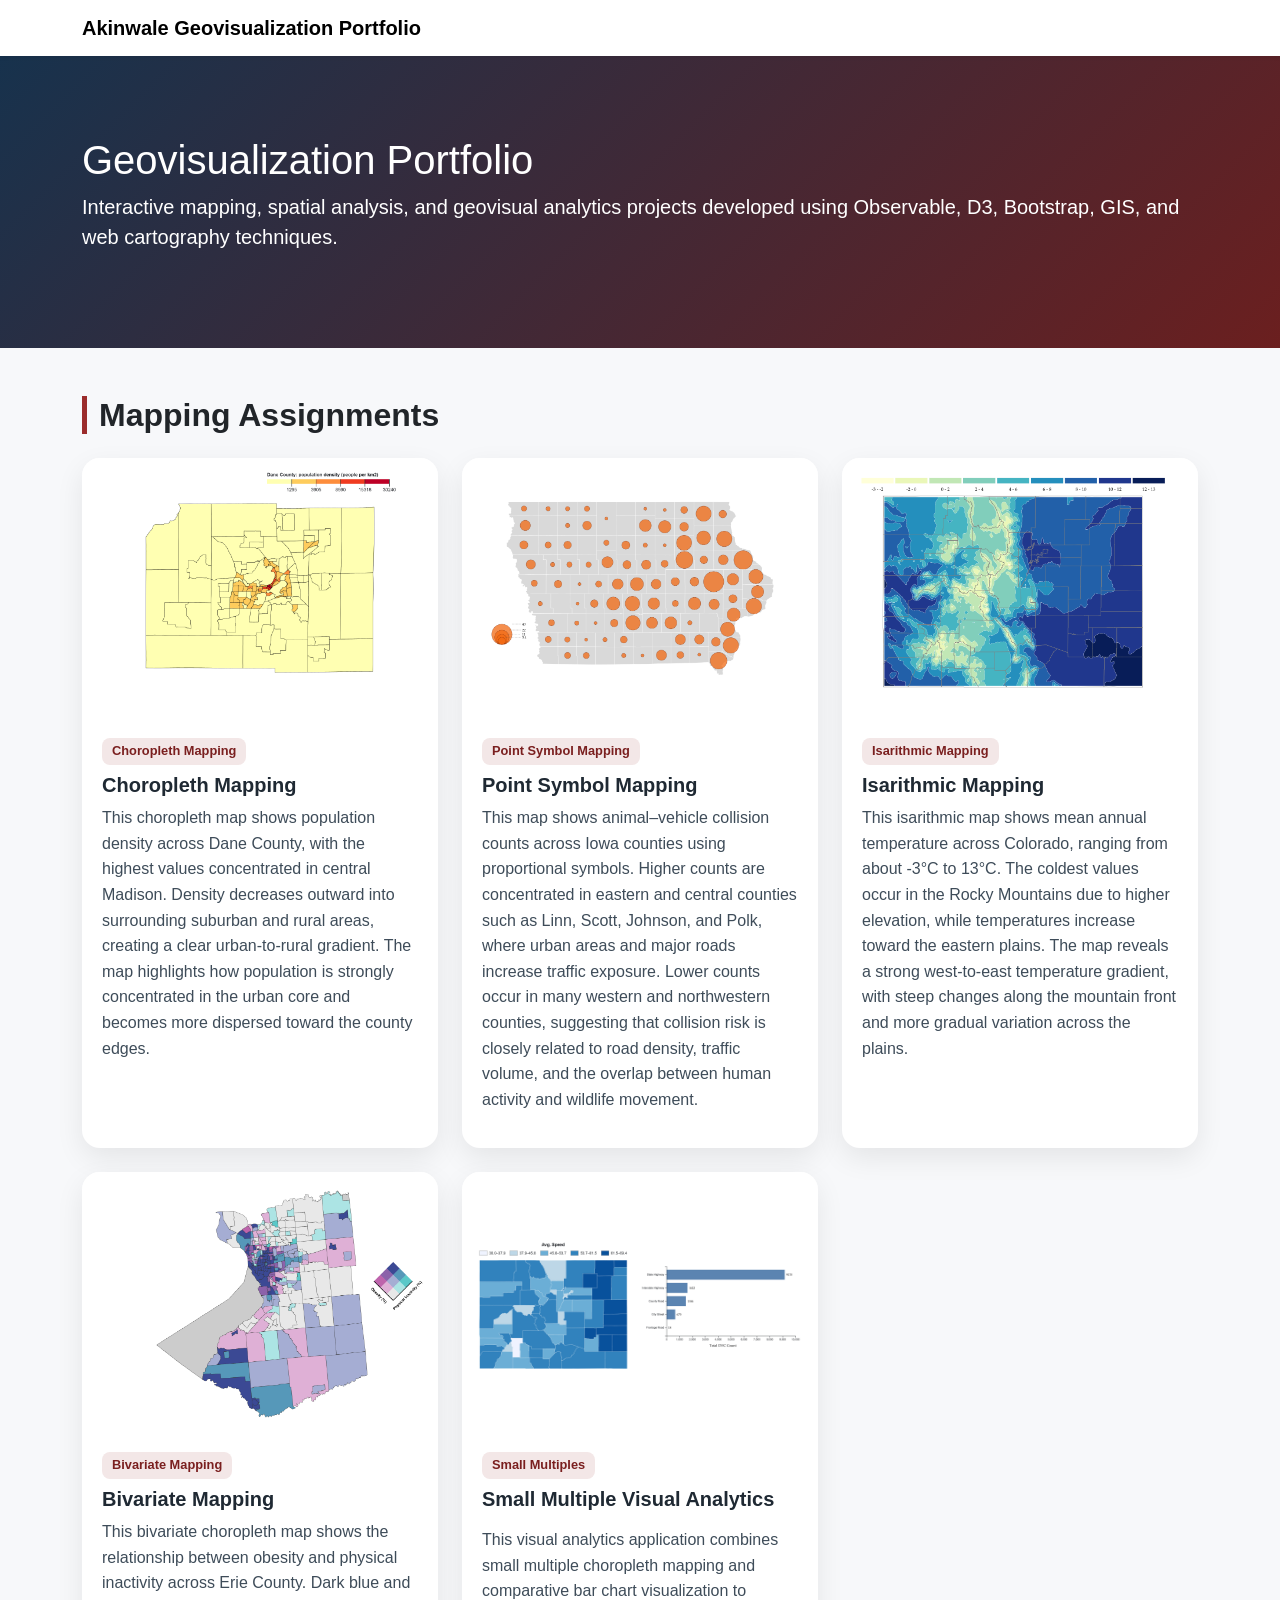
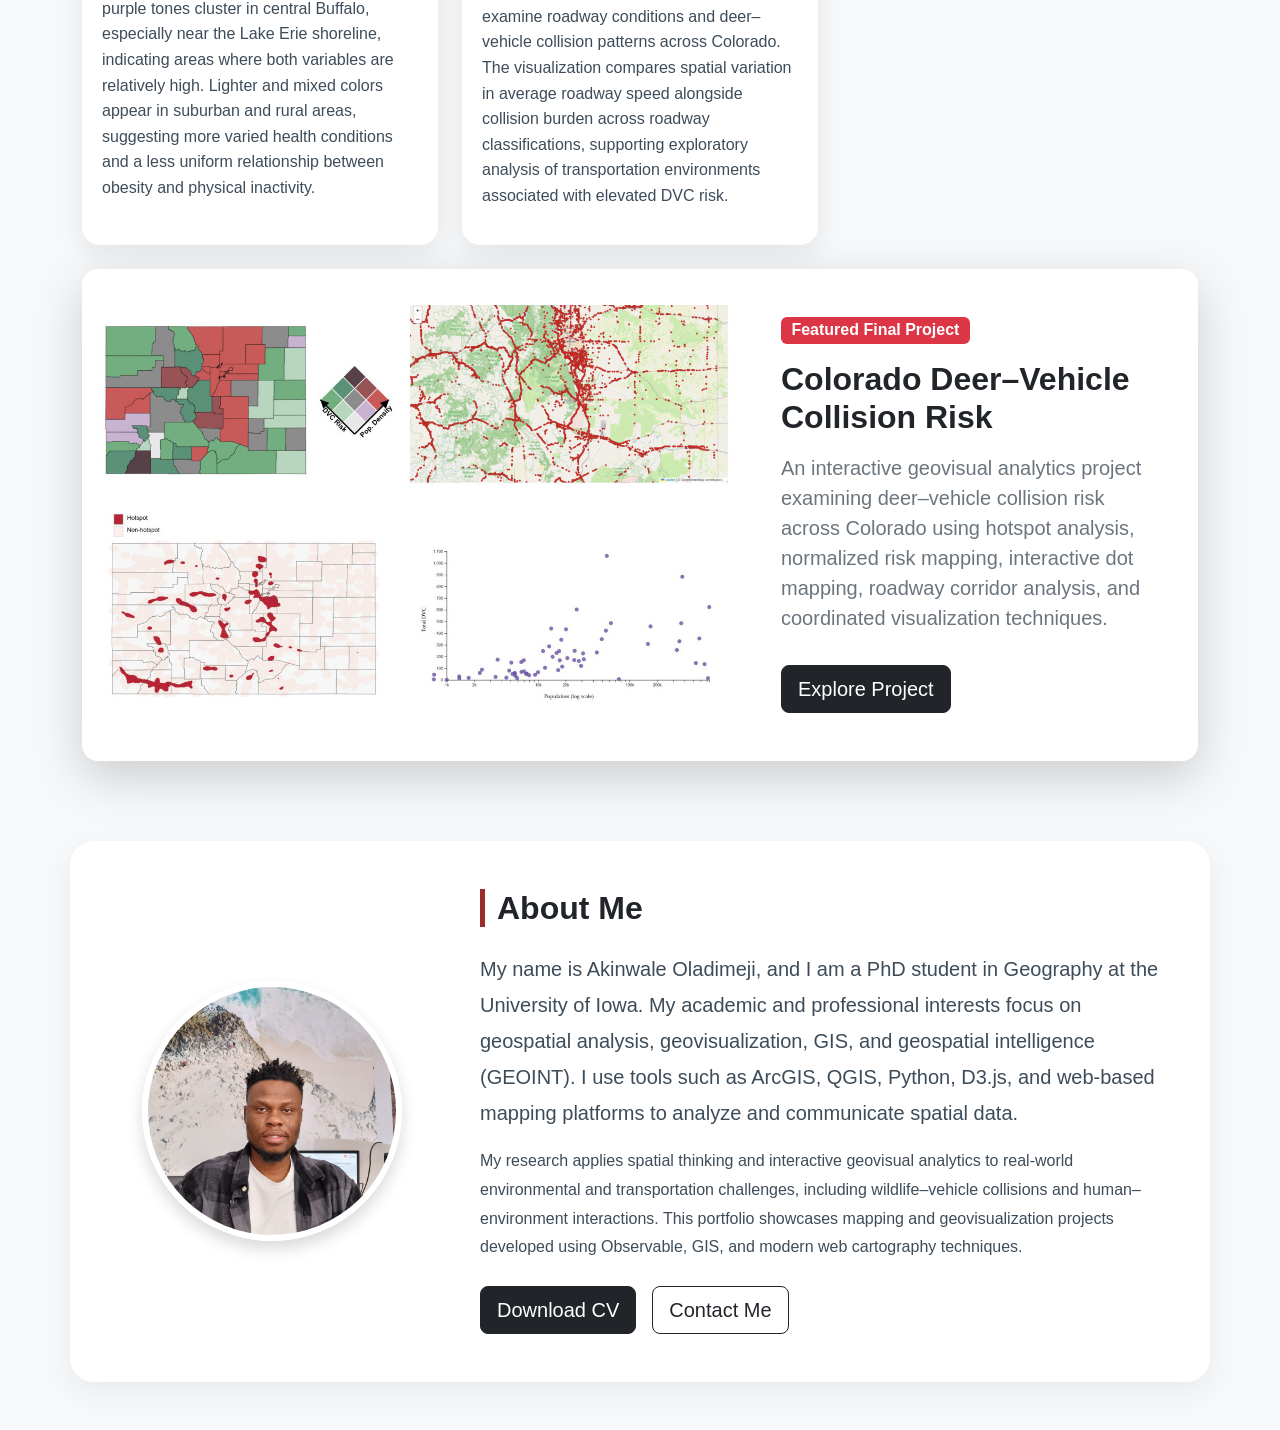
<file: index.html>
<!doctype html>
<html lang="en">

<head>
  <meta charset="utf-8">
  <meta name="viewport" content="width=device-width, initial-scale=1">

  <title>Akinwale Geovisualization Portfolio</title>

  <link href="https://cdn.jsdelivr.net/npm/bootstrap@5.3.8/dist/css/bootstrap.min.css" rel="stylesheet">

  <link rel="stylesheet" href="style.css">
</head>

<body>

<!-- NAVBAR -->

<nav class="navbar navbar-expand-lg bg-white shadow-sm">
  <div class="container">

    <a class="navbar-brand fw-bold" href="#">
      Akinwale Geovisualization Portfolio
    </a>

  </div>
</nav>

<!-- HERO SECTION -->

<header class="hero">
  <div class="container">

    <h1>
      Geovisualization Portfolio
    </h1>

    <p class="lead">
      Interactive mapping, spatial analysis, and geovisual analytics projects developed using Observable, D3, Bootstrap, GIS, and web cartography techniques.
    </p>

  </div>
</header>

<!-- MAIN CONTENT -->

<div class="container my-5">

  <!-- SECTION TITLE -->

  <h2 class="section-title">
    Mapping Assignments
  </h2>

  <!-- PROJECT CARDS -->

  <div class="row g-4">

    <!-- Choropleth Mapping -->

    <div class="col-md-6 col-lg-4">
      <div class="card project-card">

        <a href="https://observablehq.com/d/c55e424d7cc35248#choropleth" target="_blank">
          <img src="images/choroplethmap.png"
               alt="Choropleth mapping">
        </a>

        <div class="card-body">

          <span class="badge badge-custom mb-2">
            Choropleth Mapping
          </span>

          <h5>
            <a href="https://observablehq.com/d/c55e424d7cc35248#choropleth"
               target="_blank">

              Choropleth Mapping

            </a>
          </h5>

          <p>
            This choropleth map shows population density across Dane County, with the highest values concentrated in central Madison.

Density decreases outward into surrounding suburban and rural areas, creating a clear urban-to-rural gradient. The map highlights how population is strongly concentrated in the urban core and becomes more dispersed toward the county edges.
          </p>

        </div>
      </div>
    </div>

    <!-- Point Symbol Mapping -->

    <div class="col-md-6 col-lg-4">
      <div class="card project-card">

        <a href="https://observablehq.com/d/2de4d50df98398b6#symbol_map" target="_blank">
          <img src="images/pointsymbol.png"
               alt="Point symbol mapping">
        </a>

        <div class="card-body">

          <span class="badge badge-custom mb-2">
            Point Symbol Mapping
          </span>

          <h5>
            <a href="https://observablehq.com/d/2de4d50df98398b6#symbol_map"
               target="_blank">

              Point Symbol Mapping

            </a>
          </h5>

          <p>
            This map shows animal–vehicle collision counts across Iowa counties using proportional symbols.

Higher counts are concentrated in eastern and central counties such as Linn, Scott, Johnson, and Polk, where urban areas and major roads increase traffic exposure. Lower counts occur in many western and northwestern counties, suggesting that collision risk is closely related to road density, traffic volume, and the overlap between human activity and wildlife movement.
          </p>

        </div>
      </div>
    </div>

    <!-- Isarithmic Mapping -->

    <div class="col-md-6 col-lg-4">
      <div class="card project-card">

        <a href="https://observablehq.com/d/aeb717314d857435#cell-673" target="_blank">
          <img src="images/isarithmic.png"
               alt="Isarithmic mapping">
        </a>

        <div class="card-body">

          <span class="badge badge-custom mb-2">
            Isarithmic Mapping
          </span>

          <h5>
            <a href="https://observablehq.com/d/aeb717314d857435#cell-673"
               target="_blank">

              Isarithmic Mapping

            </a>
          </h5>

          <p>
            This isarithmic map shows mean annual temperature across Colorado, ranging from about -3°C to 13°C.

The coldest values occur in the Rocky Mountains due to higher elevation, while temperatures increase toward the eastern plains. The map reveals a strong west-to-east temperature gradient, with steep changes along the mountain front and more gradual variation across the plains.
          </p>

        </div>
      </div>
    </div>

    <!-- Bivariate Mapping -->

    <div class="col-md-6 col-lg-4">
      <div class="card project-card">

        <a href="https://observablehq.com/d/7b271f18e7b1ec3b#chart" target="_blank">
          <img src="images/Bivariate.png"
               alt="Bivariate mapping">
        </a>

        <div class="card-body">

          <span class="badge badge-custom mb-2">
            Bivariate Mapping
          </span>

          <h5>
            <a href="https://observablehq.com/d/7b271f18e7b1ec3b#chart"
               target="_blank">

              Bivariate Mapping

            </a>
          </h5>

          <p>
            This bivariate choropleth map shows the relationship between obesity and physical inactivity across Erie County.

Dark blue and purple tones cluster in central Buffalo, especially near the Lake Erie shoreline, indicating areas where both variables are relatively high. Lighter and mixed colors appear in suburban and rural areas, suggesting more varied health conditions and a less uniform relationship between obesity and physical inactivity.
          </p>

        </div>
      </div>
    </div>

    <!-- Small Multiple Choropleth Maps -->

    <div class="col-md-6 col-lg-4">
      <div class="card project-card">

        <a href="https://observablehq.com/d/bc66e31cf53763c7" target="_blank">
          <img src="images/smallmap.png"
               alt="Small multiple choropleth maps">
        </a>

        <div class="card-body">

          <span class="badge badge-custom mb-2">
            Small Multiples
          </span>

          <h5>
            <a href="https://observablehq.com/d/bc66e31cf53763c7"
               target="_blank">

              Small Multiple Visual Analytics

            </a>
          </h5>

          <p>
            <p>
This visual analytics application combines small multiple choropleth mapping and comparative bar chart visualization to examine roadway conditions and deer–vehicle collision patterns across Colorado. The visualization compares spatial variation in average roadway speed alongside collision burden across roadway classifications, supporting exploratory analysis of transportation environments associated with elevated DVC risk.
</p>
          </p>

        </div>
      </div>
    </div>

    <!-- FINAL PROJECT FEATURE SECTION -->

<div class="col-12">

  <div class="card border-0 shadow-lg overflow-hidden rounded-4">

    <div class="row g-0 align-items-center">

      <!-- IMAGE -->

      <div class="col-lg-7">

        <a href="dvc-colorado-project\index.html">

          <img src="images/finalproj5.png"
               alt="Colorado DVC final project"
               class="img-fluid w-100 final-project-img">

        </a>

      </div>

      <!-- TEXT -->

      <div class="col-lg-5">

        <div class="p-4 p-lg-5">

          <span class="badge bg-danger mb-3 fs-6">
            Featured Final Project
          </span>

          <h2 class="fw-bold mb-3">

            <a href="dvc-colorado-project\index.html"
               class="text-decoration-none text-dark">

              Colorado Deer–Vehicle Collision Risk

            </a>

          </h2>

          <p class="lead text-secondary">

            An interactive geovisual analytics project examining deer–vehicle collision risk across Colorado using hotspot analysis, normalized risk mapping, interactive dot mapping, roadway corridor analysis, and coordinated visualization techniques.

          </p>

          <a href="dvc-colorado-project\index.html"
             class="btn btn-dark btn-lg mt-3">

            Explore Project

          </a>

        </div>

      </div>

    </div>

  </div>

</div>



<!-- ABOUT SECTION -->

<section class="about-section py-5">

  <div class="container">

    <div class="row align-items-center g-5">

      <!-- IMAGE -->

      <div class="col-lg-4 text-center">

        <img src="images/akinwale.jpeg"
             alt="Akinwale profile photo"
             class="img-fluid rounded-circle profile-img shadow">

      </div>

      <!-- TEXT -->

      <div class="col-lg-8">

        <h2 class="section-title">
          About Me
        </h2>

        <p class="lead">

My name is Akinwale Oladimeji, and I am a PhD student in Geography at the University of Iowa. My academic and professional interests focus on geospatial analysis, geovisualization, GIS, and geospatial intelligence (GEOINT). I use tools such as ArcGIS, QGIS, Python, D3.js, and web-based mapping platforms to analyze and communicate spatial data.

</p>

<p>

My research applies spatial thinking and interactive geovisual analytics to real-world environmental and transportation challenges, including wildlife–vehicle collisions and human–environment interactions. This portfolio showcases mapping and geovisualization projects developed using Observable, GIS, and modern web cartography techniques.

</p>

        <!-- BUTTONS -->

        <div class="mt-4 d-flex flex-wrap gap-3">

          <a href="cv.pdf"
             target="_blank"
             class="btn btn-dark btn-lg">

            Download CV

          </a>

          <a href="mailto:akinwale-oladimeji@uiowa.edu@gmail.com"
             class="btn btn-outline-dark btn-lg">

            Contact Me

          </a>

        </div>

      </div>

    </div>

  </div>

</section>


</body>
</html>
</file>
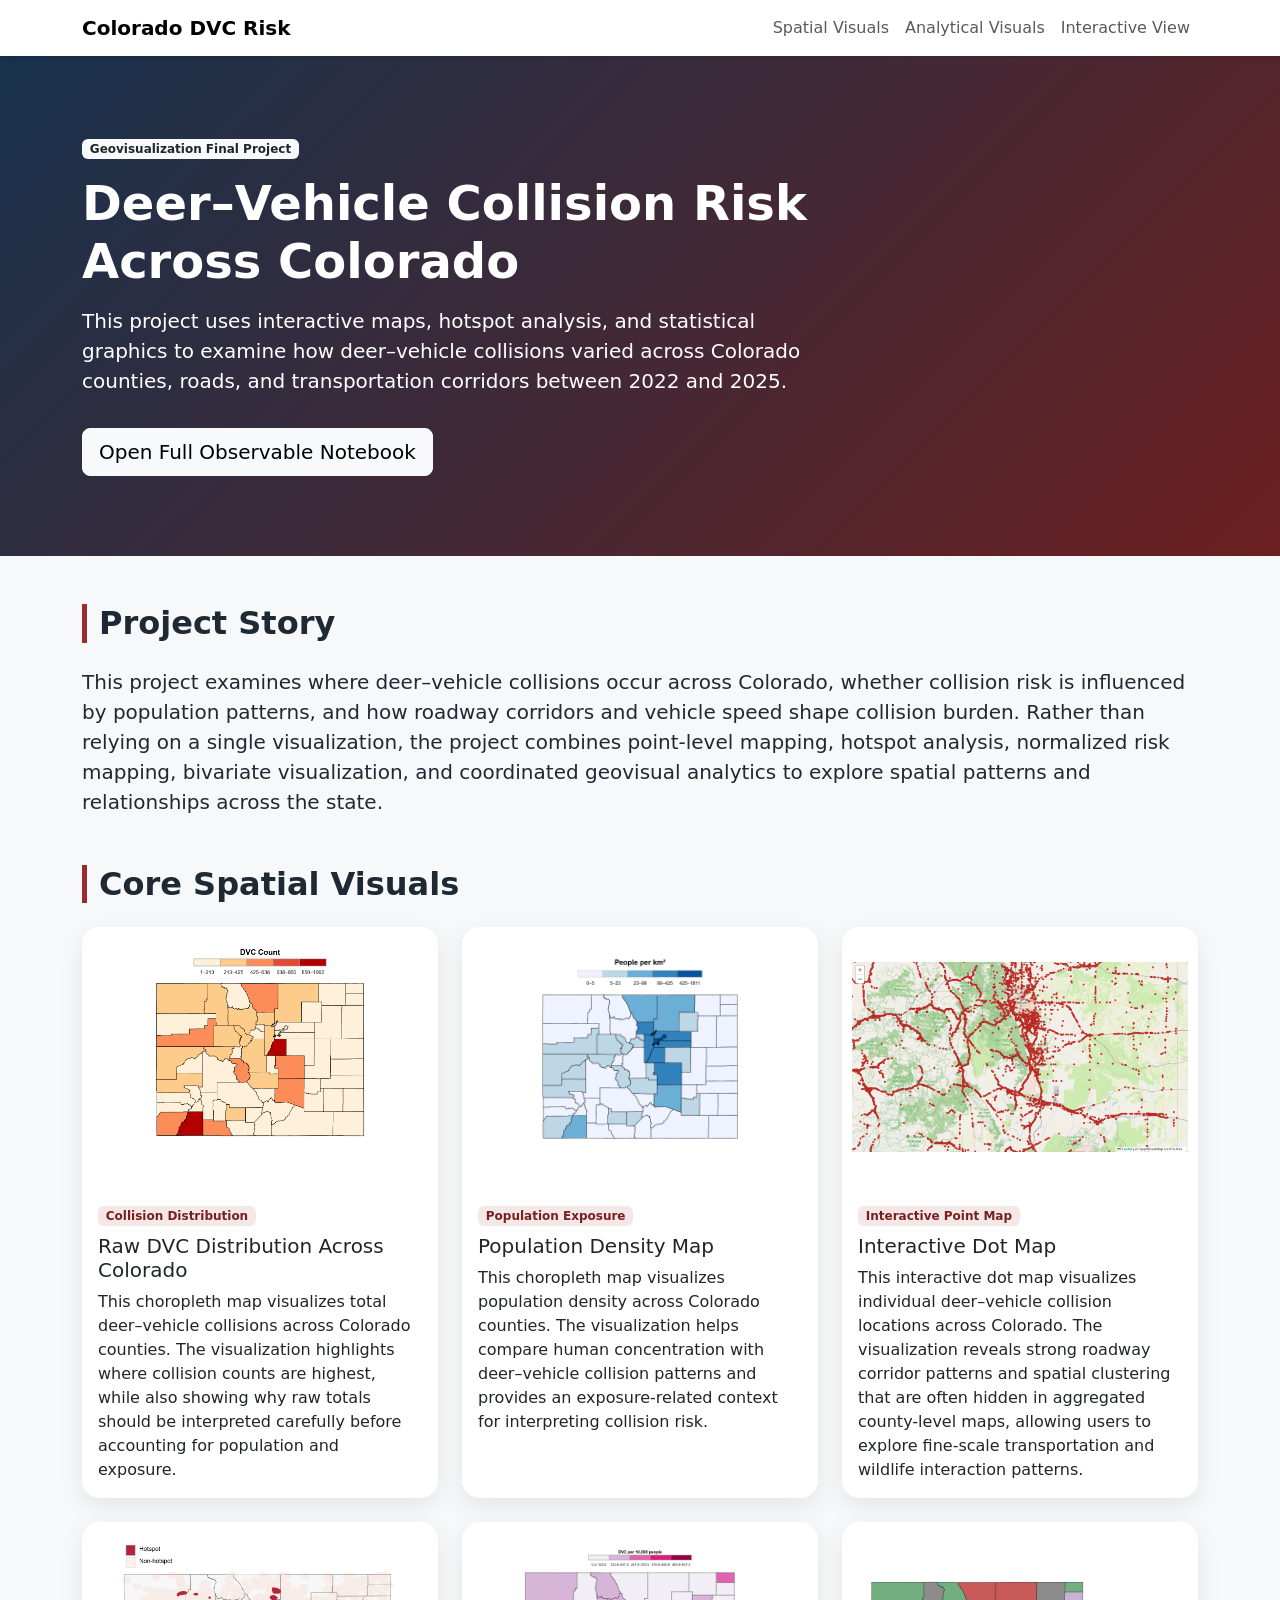
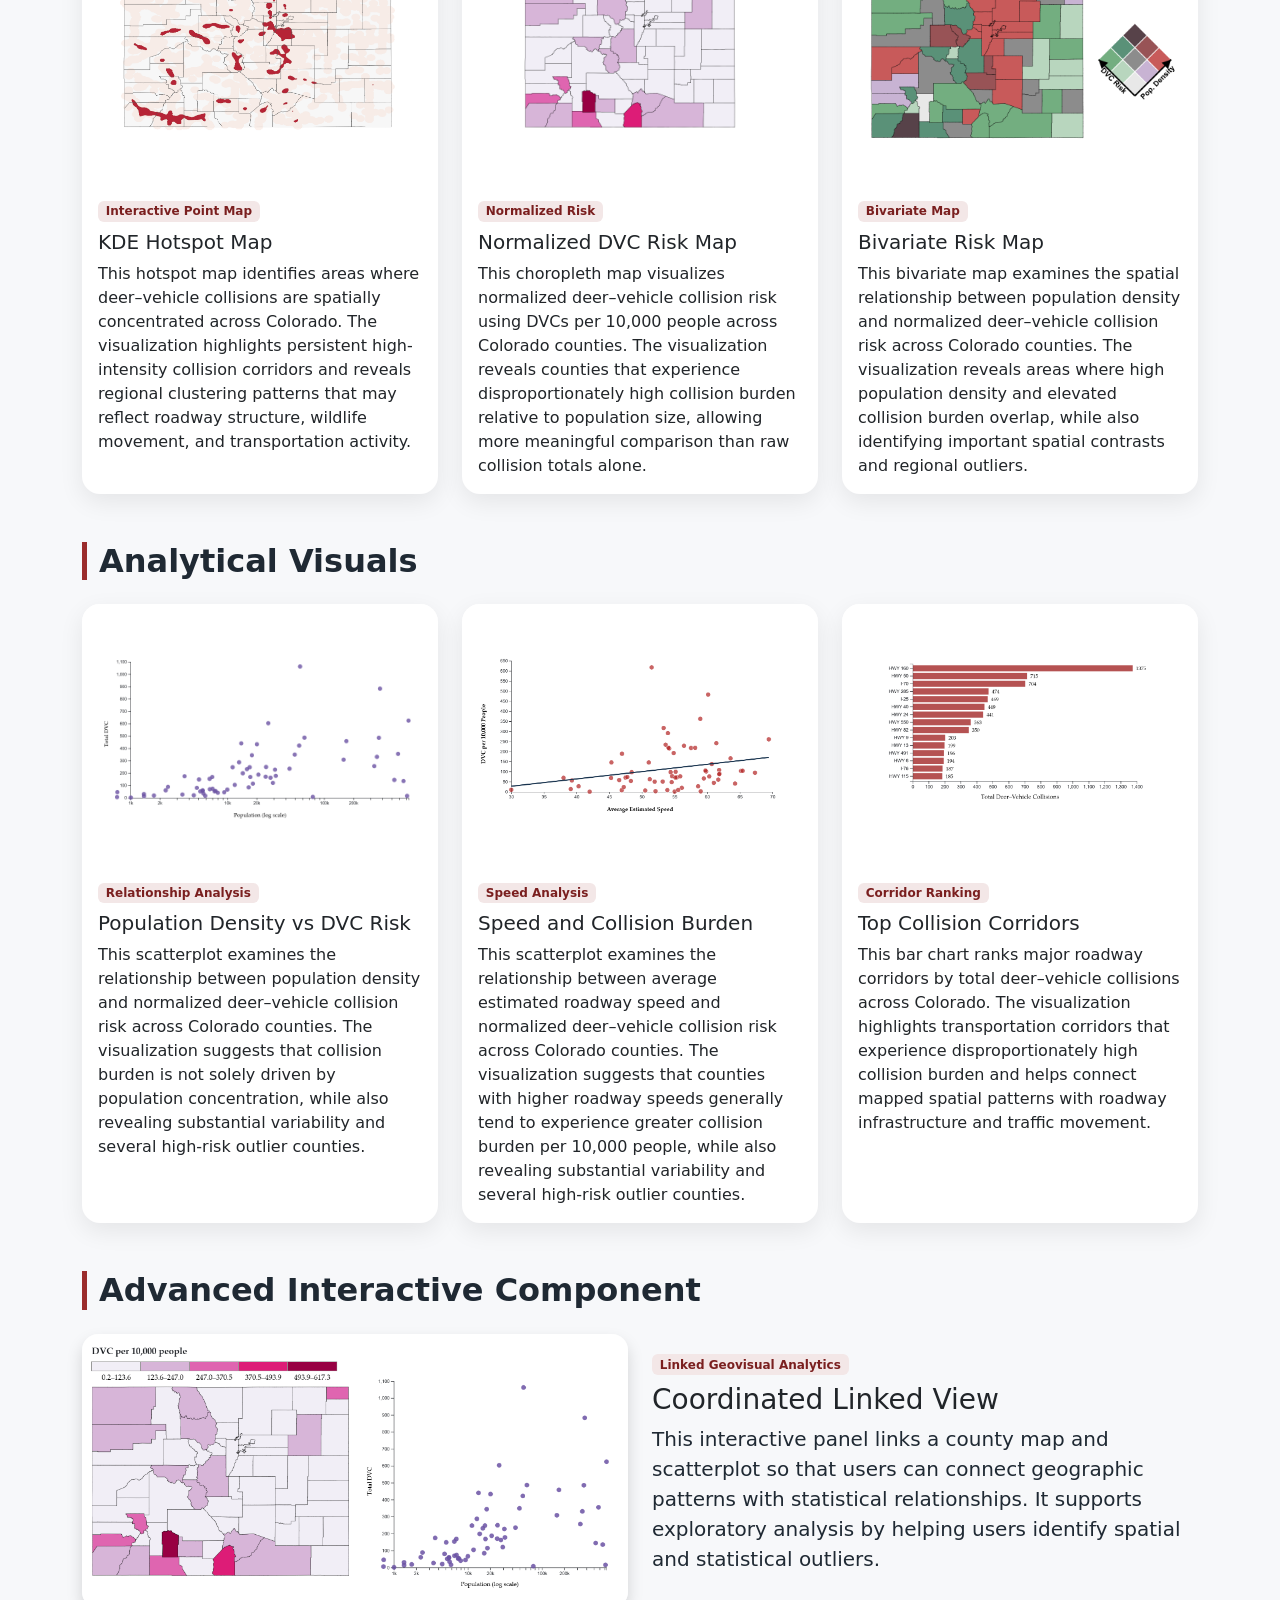
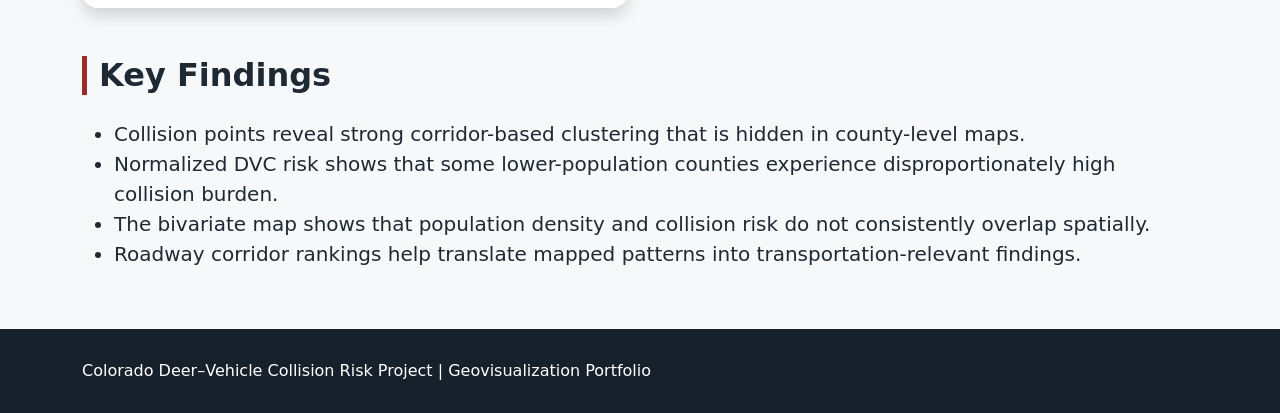
<file: dvc-colorado-project/index.html>
<!doctype html>
<html lang="en">
<head>
  <meta charset="utf-8">
  <meta name="viewport" content="width=device-width, initial-scale=1">
  <title>Colorado Deer–Vehicle Collision Risk Project</title>

  <link href="https://cdn.jsdelivr.net/npm/bootstrap@5.3.8/dist/css/bootstrap.min.css" rel="stylesheet">

  <style>
    body {
      background: #f7f8fa;
      color: #1f2933;
    }

    .hero {
      background: linear-gradient(135deg, #17324d, #6b1f1f);
      color: white;
      padding: 80px 0;
    }

    .section-title {
      border-left: 5px solid #9b2c2c;
      padding-left: 12px;
      margin-bottom: 24px;
      font-weight: 700;
    }

    .project-card {
      border: none;
      border-radius: 18px;
      overflow: hidden;
      box-shadow: 0 8px 24px rgba(0,0,0,0.08);
      transition: transform 0.2s ease, box-shadow 0.2s ease;
      height: 100%;
    }

    .project-card:hover {
      transform: translateY(-5px);
      box-shadow: 0 12px 30px rgba(0,0,0,0.14);
    }

    /* UPDATED IMAGE CONTAINER */
    .project-card .card-img-fixed {
      width: 100%;
      height: 260px;
      background: #ffffff;
      display: flex;
      align-items: center;
      justify-content: center;
      overflow: hidden;
      padding: 10px;
    }

    /* UPDATED IMAGE STYLE */
    .project-card .card-img-fixed img {
      width: 100%;
      height: 100%;
      object-fit: contain;
      display: block;
    }

    .badge-custom {
      background: #f3e7e7;
      color: #7a1f1f;
    }

    .footer {
      background: #17212b;
      color: white;
      padding: 30px 0;
      margin-top: 60px;
    }
  </style>
</head>

<body>

<nav class="navbar navbar-expand-lg bg-white shadow-sm sticky-top">
  <div class="container">
    <a class="navbar-brand fw-bold" href="index.html">Colorado DVC Risk</a>
    <button class="navbar-toggler" type="button" data-bs-toggle="collapse" data-bs-target="#navMenu">
      <span class="navbar-toggler-icon"></span>
    </button>

    <div class="collapse navbar-collapse" id="navMenu">
      <ul class="navbar-nav ms-auto">
        <li class="nav-item"><a class="nav-link" href="#spatial">Spatial Visuals</a></li>
        <li class="nav-item"><a class="nav-link" href="#analytical">Analytical Visuals</a></li>
        <li class="nav-item"><a class="nav-link" href="#interactive">Interactive View</a></li>
      </ul>
    </div>
  </div>
</nav>

<header class="hero">
  <div class="container">
    <div class="row align-items-center">
      <div class="col-lg-8">
        <span class="badge bg-light text-dark mb-3">Geovisualization Final Project</span>
        <h1 class="display-5 fw-bold">Deer–Vehicle Collision Risk Across Colorado</h1>
        <p class="lead mt-3">
          This project uses interactive maps, hotspot analysis, and statistical graphics to examine how deer–vehicle collisions varied across Colorado counties, roads, and transportation corridors between 2022 and 2025.
        </p>
        <a href="https://observablehq.com/d/6e213c864228b4c7" class="btn btn-light btn-lg mt-3" target="_blank">
          Open Full Observable Notebook
        </a>
      </div>
    </div>
  </div>
</header>

<main class="container my-5">

  <section class="mb-5">
    <h2 class="section-title">Project Story</h2>
    <p class="fs-5">
      This project examines where deer–vehicle collisions occur across Colorado, whether collision risk is influenced by population patterns, and how roadway corridors and vehicle speed shape collision burden. Rather than relying on a single visualization, the project combines point-level mapping, hotspot analysis, normalized risk mapping, bivariate visualization, and coordinated geovisual analytics to explore spatial patterns and relationships across the state.
    </p>
  </section>

  <section id="spatial" class="mb-5">
    <h2 class="section-title">Core Spatial Visuals</h2>

    <div class="row g-4">

      <!-- CARD 1 -->
      <div class="col-md-6 col-lg-4">
      <div class="card project-card">

        <a href="https://observablehq.com/d/6e213c864228b4c7#cell-83"
           target="_blank"
           class="card-img-fixed">
          <img src="images/raw_dvc.png" alt="Raw DVC map">
        </a>

        <div class="card-body">
          <span class="badge badge-custom mb-2">Collision Distribution</span>

          <h5>
            <a href="https://observablehq.com/d/6e213c864228b4c7#cell-83"
               target="_blank"
               class="text-decoration-none text-dark">
              Raw DVC Distribution Across Colorado
            </a>
          </h5>

          <p class="card-text">
            This choropleth map visualizes total deer–vehicle collisions across Colorado counties. The visualization highlights where collision counts are highest, while also showing why raw totals should be interpreted carefully before accounting for population and exposure.
          </p>
        </div>

      </div>
    </div>


    <!-- CARD 2 -->
    <div class="col-md-6 col-lg-4">
    <div class="card project-card">

      <a href="https://observablehq.com/d/6e213c864228b4c7#popDensityMap"
         target="_blank"
         class="card-img-fixed">
        <img src="images/pop_density.png" alt="Population Density Map">
      </a>

      <div class="card-body">
        <span class="badge badge-custom mb-2">Population Exposure</span>

        <h5>
          <a href="https://observablehq.com/d/6e213c864228b4c7#popDensityMap"
             target="_blank"
             class="text-decoration-none text-dark">
            Population Density Map
          </a>
        </h5>

        <p class="card-text">
          This choropleth map visualizes population density across Colorado counties. The visualization helps compare human concentration with deer–vehicle collision patterns and provides an exposure-related context for interpreting collision risk.
        </p>
      </div>

    </div>
  </div>


  <!-- CARD 3 -->
  <div class="col-md-6 col-lg-4">
  <div class="card project-card">

    <a href="https://observablehq.com/d/6e213c864228b4c7#dotMap"
       target="_blank"
       class="card-img-fixed">
      <img src="images/dot_map.png" alt="Interactive dot map">
    </a>

    <div class="card-body">
      <span class="badge badge-custom mb-2">Interactive Point Map</span>

      <h5>
        <a href="https://observablehq.com/d/6e213c864228b4c7#dotMap"
           target="_blank"
           class="text-decoration-none text-dark">
          Interactive Dot Map
        </a>
      </h5>

      <p class="card-text">
        This interactive dot map visualizes individual deer–vehicle collision locations across Colorado. The visualization reveals strong roadway corridor patterns and spatial clustering that are often hidden in aggregated county-level maps, allowing users to explore fine-scale transportation and wildlife interaction patterns.
      </p>
    </div>

  </div>
</div>


<!-- CARD 4 -->
<div class="col-md-6 col-lg-4">
<div class="card project-card">

  <a href="https://observablehq.com/d/6e213c864228b4c7#kdeHotspotMap"
     target="_blank"
     class="card-img-fixed">
    <img src="images/kdeHotspotMap.png" alt="KDE hotspot map">
  </a>

  <div class="card-body">
    <span class="badge badge-custom mb-2">Interactive Point Map</span>

    <h5>
      <a href="https://observablehq.com/d/6e213c864228b4c7#kdeHotspotMap"
         target="_blank"
         class="text-decoration-none text-dark">
        KDE Hotspot Map
      </a>
    </h5>

    <p class="card-text">
      This hotspot map identifies areas where deer–vehicle collisions are spatially concentrated across Colorado. The visualization highlights persistent high-intensity collision corridors and reveals regional clustering patterns that may reflect roadway structure, wildlife movement, and transportation activity.
    </p>
  </div>

</div>
</div>



<!-- CARD 5 -->
<div class="col-md-6 col-lg-4">
<div class="card project-card">

  <a href="https://observablehq.com/d/6e213c864228b4c7#riskMapEmbed"
     target="_blank"
     class="card-img-fixed">
    <img src="images/riskMap.png" alt="Normalized DVC risk map">
  </a>

  <div class="card-body">
    <span class="badge badge-custom mb-2">Normalized Risk</span>

    <h5>
      <a href="https://observablehq.com/d/6e213c864228b4c7#riskMapEmbed"
         target="_blank"
         class="text-decoration-none text-dark">
        Normalized DVC Risk Map
      </a>
    </h5>

    <p class="card-text">
      This choropleth map visualizes normalized deer–vehicle collision risk using DVCs per 10,000 people across Colorado counties. The visualization reveals counties that experience disproportionately high collision burden relative to population size, allowing more meaningful comparison than raw collision totals alone.
    </p>
  </div>

</div>
</div>





<!-- CARD 6 -->
<div class="col-md-6 col-lg-4">
<div class="card project-card">

  <a href="https://observablehq.com/d/6e213c864228b4c7#bivariateMapEmbed"
     target="_blank"
     class="card-img-fixed">
    <img src="images/bivariate_dvc_map.png" alt="Bivariate DVC map">
  </a>

  <div class="card-body">
    <span class="badge badge-custom mb-2">Bivariate Map</span>

    <h5>
      <a href="https://observablehq.com/d/6e213c864228b4c7#bivariateMapEmbed"
         target="_blank"
         class="text-decoration-none text-dark">
        Bivariate Risk Map
      </a>
    </h5>

    <p class="card-text">
      This bivariate map examines the spatial relationship between population density and normalized deer–vehicle collision risk across Colorado counties. The visualization reveals areas where high population density and elevated collision burden overlap, while also identifying important spatial contrasts and regional outliers.
    </p>
  </div>

</div>
</div>

    </div>
  </section>

  <section id="analytical" class="mb-5">
    <h2 class="section-title">Analytical Visuals</h2>

    <div class="row g-4">




      <!-- CARD 6 -->
      <div class="col-md-6 col-lg-4">
      <div class="card project-card">

        <a href="https://observablehq.com/d/6e213c864228b4c7#scatterPlotEmbed"
           target="_blank"
           class="card-img-fixed">
          <img src="images/scatterPlot.png" alt="Population density and DVC risk scatterplot">
        </a>

        <div class="card-body">
          <span class="badge badge-custom mb-2">Relationship Analysis</span>

          <h5>
            <a href="https://observablehq.com/d/6e213c864228b4c7#scatterPlotEmbed"
               target="_blank"
               class="text-decoration-none text-dark">
              Population Density vs DVC Risk
            </a>
          </h5>

          <p class="card-text">
            This scatterplot examines the relationship between population density and normalized deer–vehicle collision risk across Colorado counties. The visualization suggests that collision burden is not solely driven by population concentration, while also revealing substantial variability and several high-risk outlier counties.
          </p>
        </div>
      </div>
    </div>







    <div class="col-md-6 col-lg-4">
    <div class="card project-card">

      <a href="https://observablehq.com/d/6e213c864228b4c7#speedRiskScatter"
         target="_blank"
         class="card-img-fixed">
        <img src="images/speedRiskScatter.png" alt="Speed and collision burden scatterplot">
      </a>

      <div class="card-body">
        <span class="badge badge-custom mb-2">Speed Analysis</span>

        <h5>
          <a href="https://observablehq.com/d/6e213c864228b4c7#speedRiskScatter"
             target="_blank"
             class="text-decoration-none text-dark">
            Speed and Collision Burden
          </a>
        </h5>

        <p class="card-text">
          This scatterplot examines the relationship between average estimated roadway speed and normalized deer–vehicle collision risk across Colorado counties. The visualization suggests that counties with higher roadway speeds generally tend to experience greater collision burden per 10,000 people, while also revealing substantial variability and several high-risk outlier counties.
        </p>
      </div>
    </div>
    </div>


    <div class="col-md-6 col-lg-4">
    <div class="card project-card">

      <a href="https://observablehq.com/d/6e213c864228b4c7#rankedRoadChart"
         target="_blank"
         class="card-img-fixed">
        <img src="images/corridor_ranking.png" alt="Corridor ranking bar chart">
      </a>

      <div class="card-body">
        <span class="badge badge-custom mb-2">Corridor Ranking</span>

        <h5>
          <a href="https://observablehq.com/d/6e213c864228b4c7#rankedRoadChart"
             target="_blank"
             class="text-decoration-none text-dark">
            Top Collision Corridors
          </a>
        </h5>

        <p class="card-text">
          This bar chart ranks major roadway corridors by total deer–vehicle collisions across Colorado. The visualization highlights transportation corridors that experience disproportionately high collision burden and helps connect mapped spatial patterns with roadway infrastructure and traffic movement.
        </p>
      </div>
    </div>
    </div>


    </div>
  </section>

  <section id="interactive" class="mb-5">
    <h2 class="section-title">Advanced Interactive Component</h2>

    <div class="row g-4 align-items-center">
      <div class="col-lg-6">
        <a href="https://observablehq.com/d/6e213c864228b4c7#coordinatedViewEmbed" target="_blank">
          <img src="images/coordinated_view.png" class="img-fluid rounded-4 shadow" alt="Coordinated linked view">
        </a>
      </div>

      <div class="col-lg-6">
        <span class="badge badge-custom mb-2">Linked Geovisual Analytics</span>
        <h3>
          <a href="https://observablehq.com/d/6e213c864228b4c7#coordinatedViewEmbed" target="_blank" class="text-decoration-none text-dark">
            Coordinated Linked View
          </a>
        </h3>
        <p class="fs-5">
          This interactive panel links a county map and scatterplot so that users can connect geographic patterns with statistical relationships. It supports exploratory analysis by helping users identify spatial and statistical outliers.
        </p>
      </div>
    </div>
  </section>

  <section class="mb-5">
    <h2 class="section-title">Key Findings</h2>
    <ul class="fs-5">
      <li>Collision points reveal strong corridor-based clustering that is hidden in county-level maps.</li>
      <li>Normalized DVC risk shows that some lower-population counties experience disproportionately high collision burden.</li>
      <li>The bivariate map shows that population density and collision risk do not consistently overlap spatially.</li>
      <li>Roadway corridor rankings help translate mapped patterns into transportation-relevant findings.</li>
    </ul>
  </section>

</main>

<footer class="footer">
  <div class="container">
    <p class="mb-0">Colorado Deer–Vehicle Collision Risk Project | Geovisualization Portfolio</p>
  </div>
</footer>

<script src="https://cdn.jsdelivr.net/npm/bootstrap@5.3.8/dist/js/bootstrap.bundle.min.js"></script>

</body>
</html>
</file>
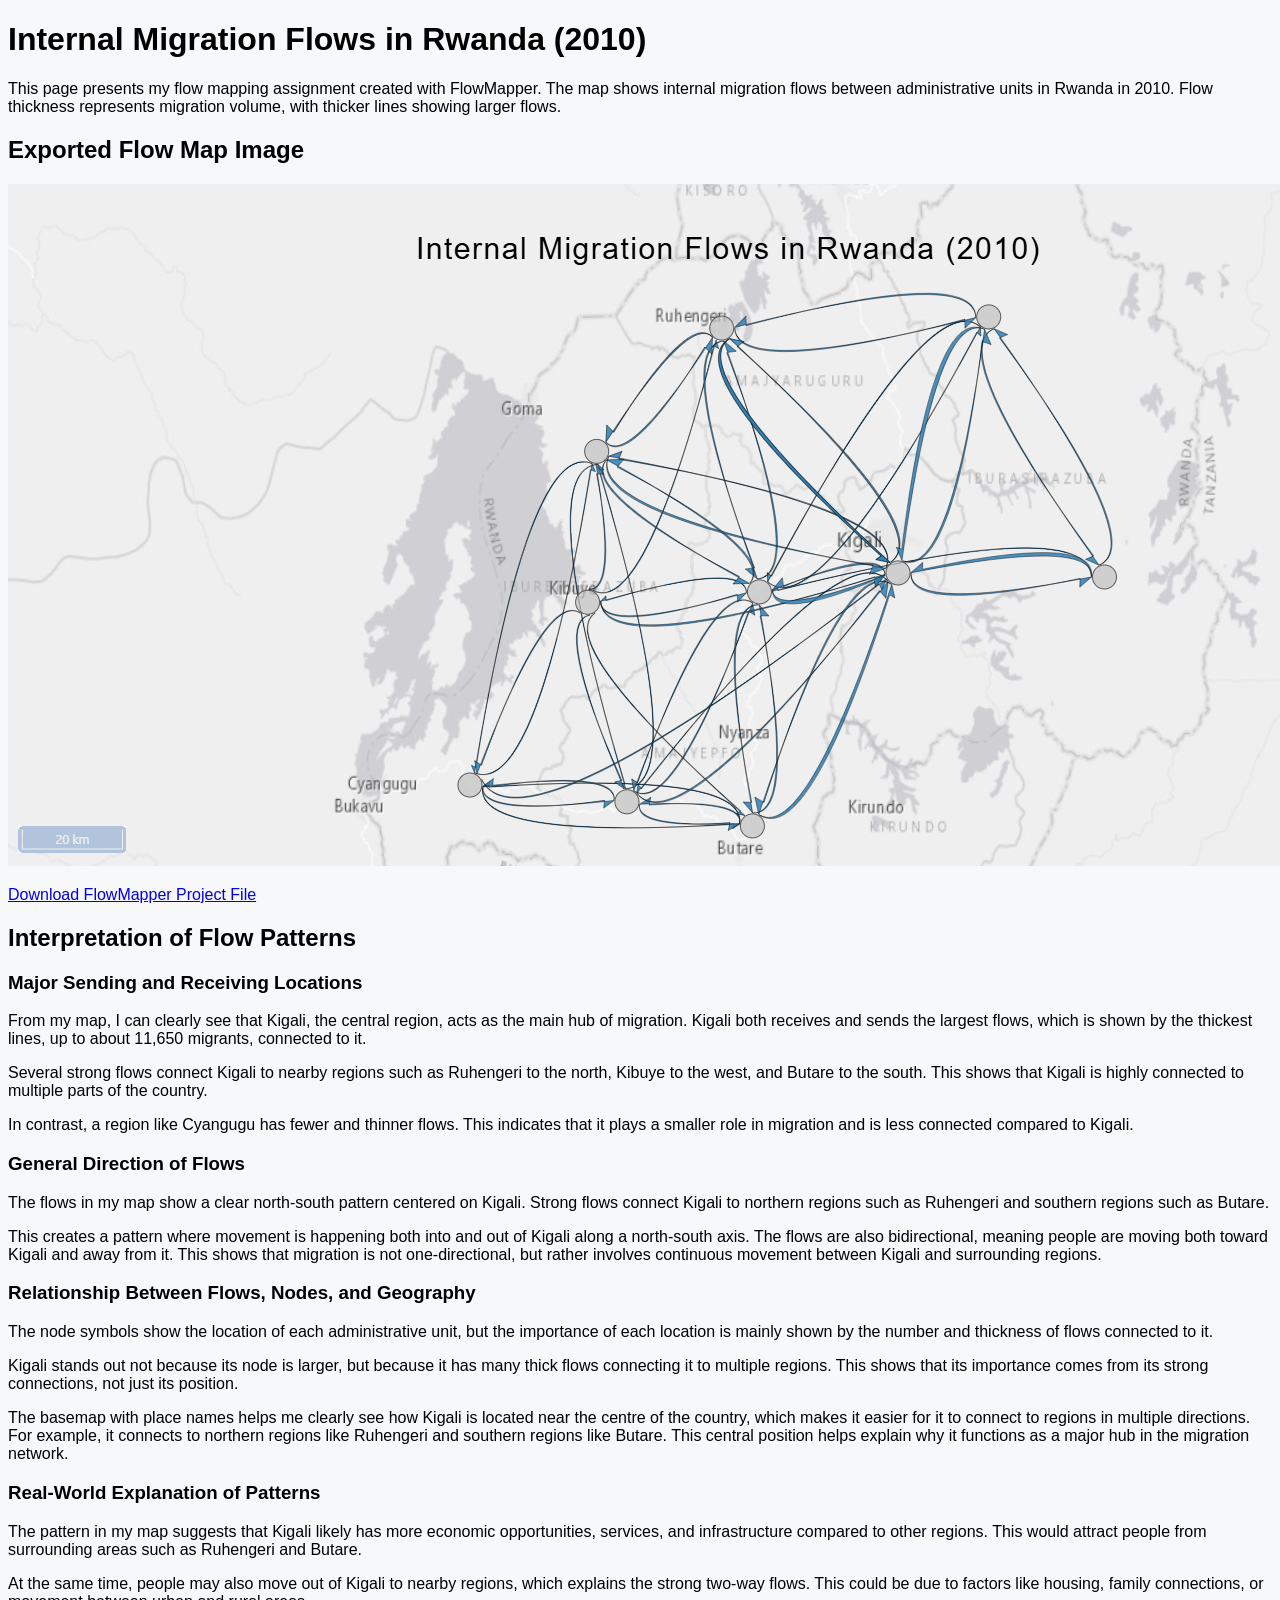
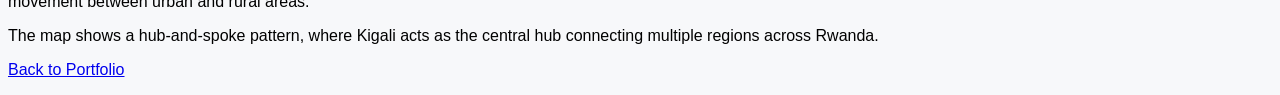
<file: flowmap.html>
<!DOCTYPE html>
<html>

<head>
    <title>Flow Mapping / Rwanda Internal Migration</title>
    <link href="style.css" rel="stylesheet">
</head>

<body>

<h1>Internal Migration Flows in Rwanda (2010)</h1>

<div class="flow-writing">

<p>
This page presents my flow mapping assignment created with FlowMapper. The map shows internal migration flows between administrative units in Rwanda in 2010. Flow thickness represents migration volume, with thicker lines showing larger flows.
</p>

<h2>Exported Flow Map Image</h2>

<img class="flow-map-img" src="images/flow_map.png" alt="Internal Migration Flows in Rwanda">

<p>
<a href="flowmap_project.json" download="rwanda_flow_project.json">Download FlowMapper Project File</a>
</p>

<h2>Interpretation of Flow Patterns</h2>

<h3>Major Sending and Receiving Locations</h3>

<p>
From my map, I can clearly see that Kigali, the central region, acts as the main hub of migration. Kigali both receives and sends the largest flows, which is shown by the thickest lines, up to about 11,650 migrants, connected to it.
</p>

<p>
Several strong flows connect Kigali to nearby regions such as Ruhengeri to the north, Kibuye to the west, and Butare to the south. This shows that Kigali is highly connected to multiple parts of the country.
</p>

<p>
In contrast, a region like Cyangugu has fewer and thinner flows. This indicates that it plays a smaller role in migration and is less connected compared to Kigali.
</p>

<h3>General Direction of Flows</h3>

<p>
The flows in my map show a clear north-south pattern centered on Kigali. Strong flows connect Kigali to northern regions such as Ruhengeri and southern regions such as Butare.
</p>

<p>
This creates a pattern where movement is happening both into and out of Kigali along a north-south axis. The flows are also bidirectional, meaning people are moving both toward Kigali and away from it. This shows that migration is not one-directional, but rather involves continuous movement between Kigali and surrounding regions.
</p>

<h3>Relationship Between Flows, Nodes, and Geography</h3>

<p>
The node symbols show the location of each administrative unit, but the importance of each location is mainly shown by the number and thickness of flows connected to it.
</p>

<p>
Kigali stands out not because its node is larger, but because it has many thick flows connecting it to multiple regions. This shows that its importance comes from its strong connections, not just its position.
</p>

<p>
The basemap with place names helps me clearly see how Kigali is located near the centre of the country, which makes it easier for it to connect to regions in multiple directions. For example, it connects to northern regions like Ruhengeri and southern regions like Butare. This central position helps explain why it functions as a major hub in the migration network.
</p>

<h3>Real-World Explanation of Patterns</h3>

<p>
The pattern in my map suggests that Kigali likely has more economic opportunities, services, and infrastructure compared to other regions. This would attract people from surrounding areas such as Ruhengeri and Butare.
</p>

<p>
At the same time, people may also move out of Kigali to nearby regions, which explains the strong two-way flows. This could be due to factors like housing, family connections, or movement between urban and rural areas.
</p>

<p>
The map shows a hub-and-spoke pattern, where Kigali acts as the central hub connecting multiple regions across Rwanda.
</p>

<p>
<a href="index.html">Back to Portfolio</a>
</p>

</div>

</body>
</html>
</file>
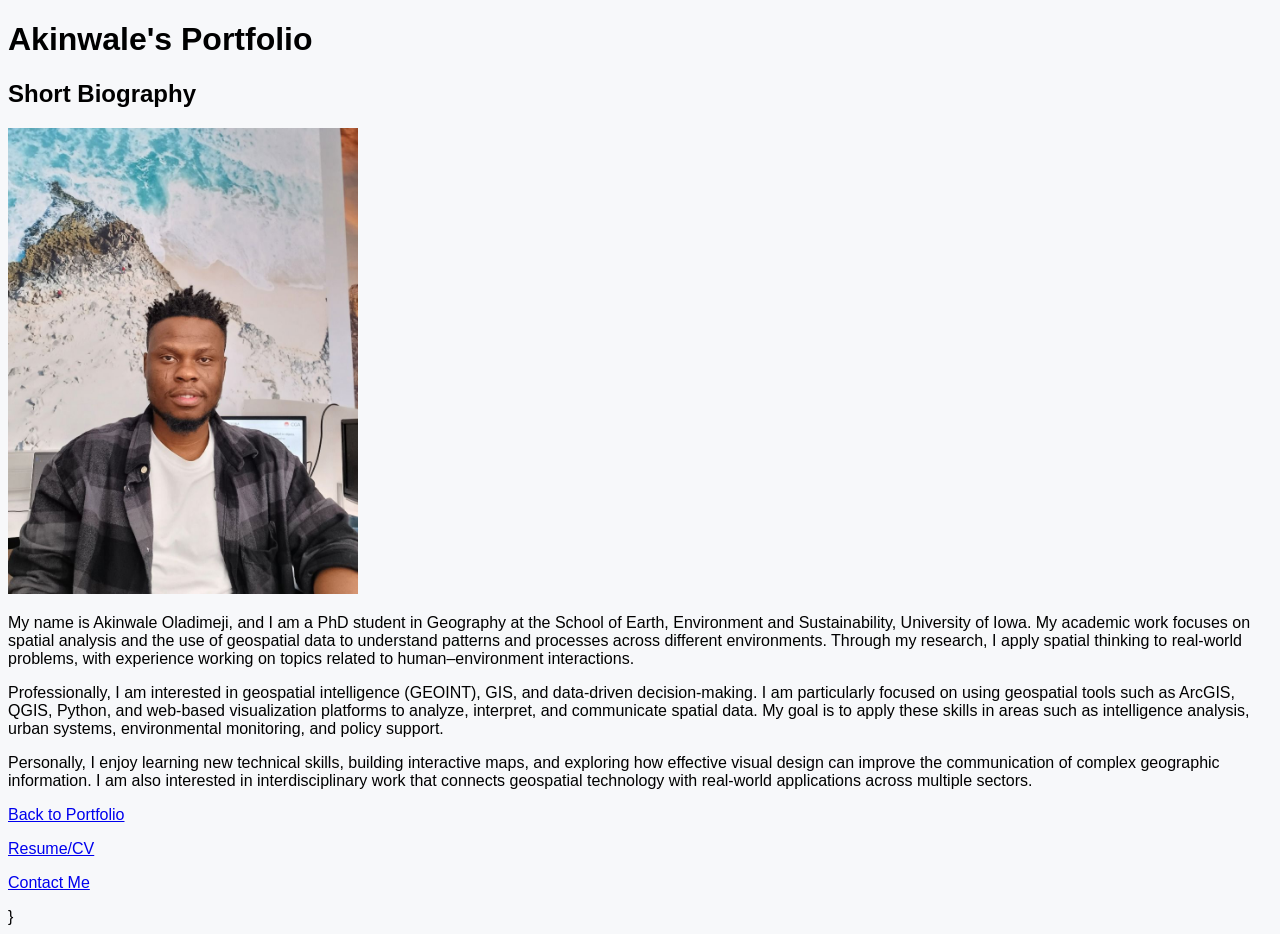
<file: shortbio.html>
<!DOCTYPE html>
<html>

<head>
    <title>Akinwale's Portfolio / Short Bio</title>
    <link href="style.css" rel="stylesheet">
</head>

<body>

<h1>Akinwale's Portfolio</h1>

<h2>Short Biography</h2>

<div class="bio-container">

    <img src="images/profile.jpeg" alt="Profile image" width="350"">

    <div class="bio-text">
      <p>
My name is Akinwale Oladimeji, and I am a PhD student in Geography at the School of Earth, Environment and Sustainability, University of Iowa. My academic work focuses on spatial analysis and the use of geospatial data to understand patterns and processes across different environments. Through my research, I apply spatial thinking to real-world problems, with experience working on topics related to human–environment interactions.
</p>

<p>
Professionally, I am interested in geospatial intelligence (GEOINT), GIS, and data-driven decision-making. I am particularly focused on using geospatial tools such as ArcGIS, QGIS, Python, and web-based visualization platforms to analyze, interpret, and communicate spatial data. My goal is to apply these skills in areas such as intelligence analysis, urban systems, environmental monitoring, and policy support.
</p>

<p>
Personally, I enjoy learning new technical skills, building interactive maps, and exploring how effective visual design can improve the communication of complex geographic information. I am also interested in interdisciplinary work that connects geospatial technology with real-world applications across multiple sectors.
</p>
    </div>

</div>

<p><a href="index.html">Back to Portfolio</a></p>
<p><a href="cv.pdf" target="_blank">Resume/CV</a></p>
<p><a href="mailto:akinwale-oladimeji@uiowa.edu">Contact Me</a></p>

</body>
</html>
}
</file>
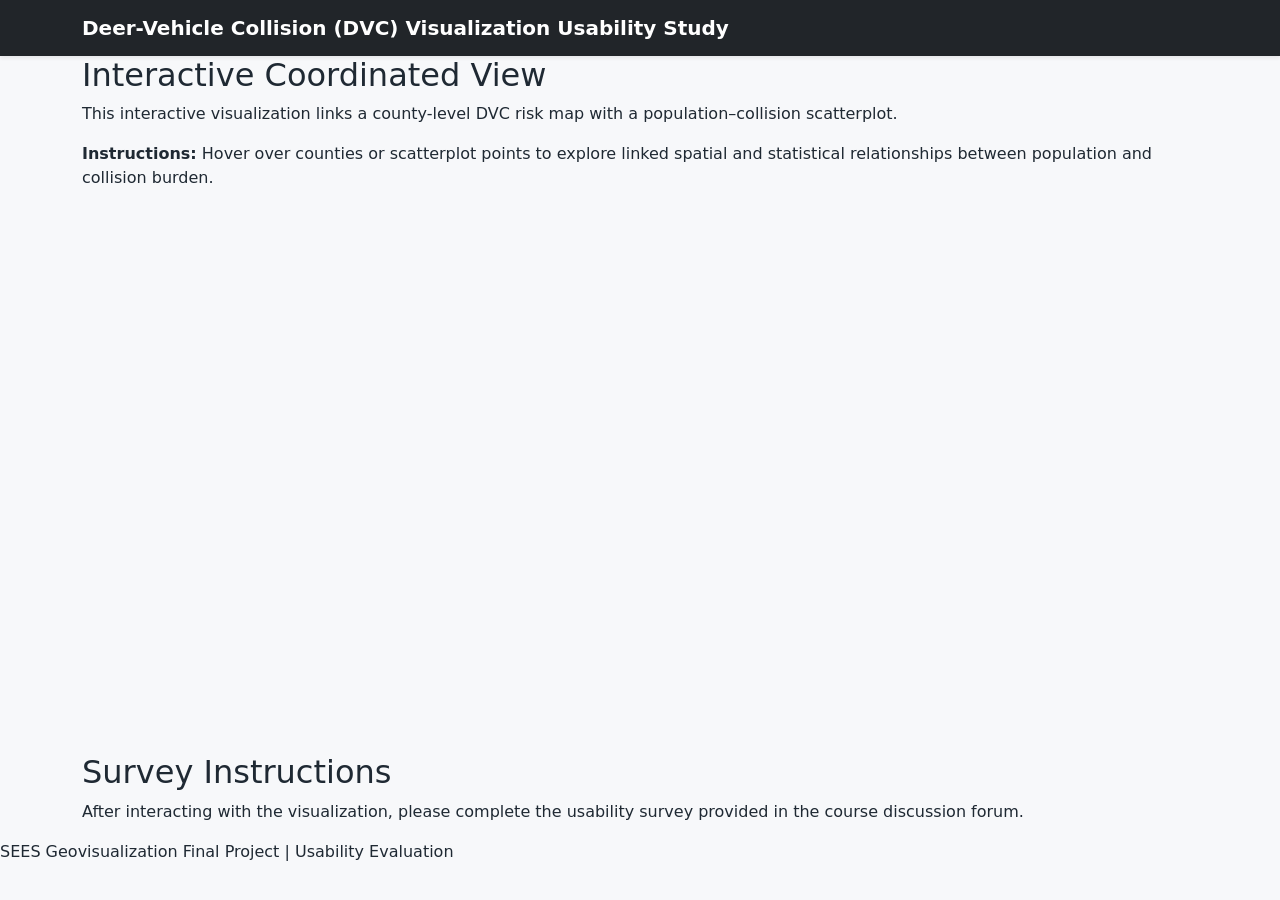
<file: dvc-colorado-project/usability.html>
<!DOCTYPE html>
<html lang="en">
<head>
  <meta charset="UTF-8">
  <meta name="viewport" content="width=device-width, initial-scale=1">

  <title>Deer Vehicle Collision Visualization Usability Study</title>

  <link href="https://cdn.jsdelivr.net/npm/bootstrap@5.3.3/dist/css/bootstrap.min.css" rel="stylesheet">
  <link href="style.css" rel="stylesheet">
</head>

<body>

  <nav class="navbar navbar-dark bg-dark shadow-sm">
    <div class="container">
      <span class="navbar-brand fw-bold">
        Deer-Vehicle Collision (DVC) Visualization Usability Study
      </span>
    </div>
  </nav>

<main class="container">

<section class="section">

  <h2>Interactive Coordinated View</h2>

  <p>
    This interactive visualization links a county-level DVC
    risk map with a population–collision scatterplot.
  </p>

  <p>
    <strong>Instructions:</strong>
    Hover over counties or scatterplot points to explore linked spatial and
    statistical relationships between population and collision burden.
  </p>

  <div class="viz-card">

    <div class="observable-frame">

      <iframe
        width="100%"
        height="540"
        frameborder="0"
        src="https://observablehq.com/embed/6e213c864228b4c7@400?cells=coordinatedViewEmbed">
      </iframe>

    </div>

  </div>

</section>

<section class="section">

  <h2>Survey Instructions</h2>

  <p>
    After interacting with the visualization, please complete the usability
    survey provided in the course discussion forum.
  </p>

</section>

</main>

<footer>
  <p>
    SEES Geovisualization Final Project | Usability Evaluation
  </p>
</footer>

</body>
</html>
</file>
<file: style.css>
body {
  background: #f7f8fa;
  font-family: Arial, sans-serif;
}

.hero {
  background: linear-gradient(135deg, #17324d, #6b1f1f);
  color: white;
  padding: 80px 0;
}

.section-title {
  border-left: 5px solid #9b2c2c;
  padding-left: 12px;
  margin-bottom: 24px;
  font-weight: bold;
}

.project-card {
  border: none;
  border-radius: 18px;
  overflow: hidden;
  box-shadow: 0 10px 28px rgba(0,0,0,0.08);
  transition: all 0.25s ease;
  height: 100%;
  background: white;
}

.project-card:hover {
  transform: translateY(-5px);
  box-shadow: 0 14px 34px rgba(0,0,0,0.14);
}

.project-card img {
  width: 100%;
  height: 260px;
  object-fit: contain;
  background: white;
  padding: 8px;
  display: block;
}

.card-body {
  padding: 1.25rem;
}

.card-body h5 a {
  color: #1f2933;
  text-decoration: none;
  font-weight: 700;
}

.card-body h5 a:hover {
  color: #8b1e1e;
}

.card-body p {
  color: #3e4c59;
  line-height: 1.6;
}

.badge-custom {
  background: #f3e7e7;
  color: #7a1f1f;
  font-size: 0.8rem;
  font-weight: 600;
  padding: 7px 10px;
  border-radius: 8px;
}


.final-project-img {
  height: 420px;
  object-fit: cover;
}

@media (max-width: 768px) {

  .final-project-img {
    height: 260px;
  }

}

/* =========================
   ABOUT SECTION
========================= */

.about-section {
  background: white;
  margin-top: 80px;
  border-radius: 24px;
  padding: 60px 30px;
  box-shadow: 0 10px 30px rgba(0,0,0,0.06);
}

.profile-img {
  width: 260px;
  height: 260px;
  object-fit: cover;
  border: 6px solid white;
}

.about-section p {
  line-height: 1.8;
  color: #3e4c59;
}
</file>
<file: dvc-colorado-project/style.css>
body {
  background: #f7f8fa;
  color: #1f2933;
}

.hero {
  background: linear-gradient(135deg, #17324d, #6b1f1f);
  color: white;
  padding: 80px 0;
}

.section-title {
  border-left: 5px solid #9b2c2c;
  padding-left: 12px;
  margin-bottom: 24px;
  font-weight: 700;
}

.project-card {
  border: none;
  border-radius: 18px;
  overflow: hidden;
  box-shadow: 0 8px 24px rgba(0,0,0,0.08);
  transition: transform 0.2s ease, box-shadow 0.2s ease;
  height: 100%;
}

.project-card:hover {
  transform: translateY(-5px);
  box-shadow: 0 12px 30px rgba(0,0,0,0.14);
}

/* UPDATED IMAGE CONTAINER */
.project-card .card-img-fixed {
  width: 100%;
  height: 260px;
  background: #ffffff;
  display: flex;
  align-items: center;
  justify-content: center;
  overflow: hidden;
  padding: 2px;
}

/* UPDATED IMAGE STYLE */
.project-card .card-img-fixed img {
  width: 100%;
  height: 100%;
  object-fit: contain;
  display: block;
}

.badge-custom {
  background: #f3e7e7;
  color: #7a1f1f;
}

.footer {
  background: #17212b;
  color: white;
  padding: 30px 0;
  margin-top: 60px;
}
</file>
